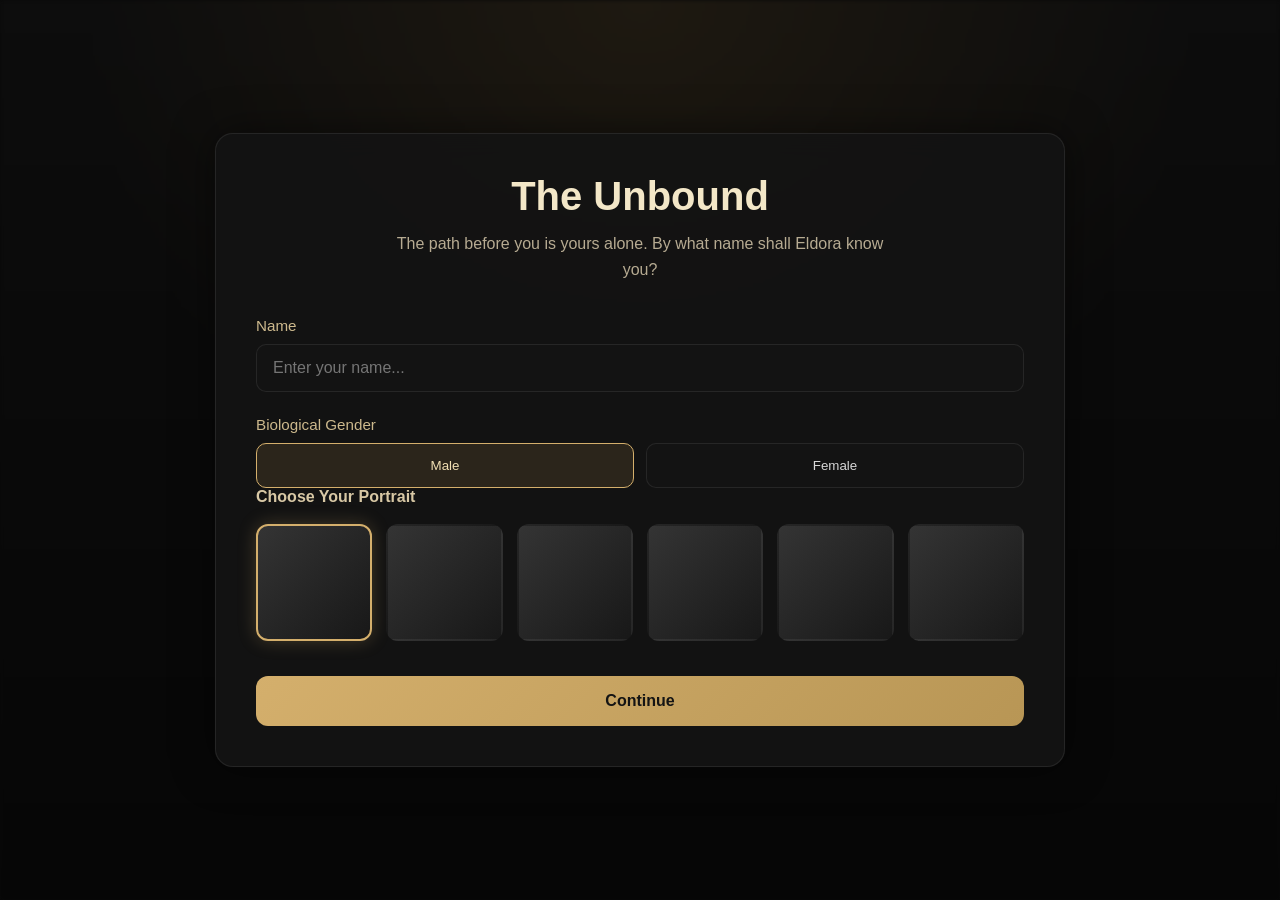
<file: test/index.html>
<!DOCTYPE html>
<html lang="en">

<head>
    <meta charset="UTF-8">
    <meta name="viewport" content="width=device-width, initial-scale=1.0">
    <title>Eldora - Identity</title>
    <link rel="stylesheet" href="style.css">
</head>

<body>

    <div class="background-overlay"></div>

    <main class="identity-modal">

        <div class="modal-header">
            <h1>The Unbound</h1>
            <p>
                The path before you is yours alone.
                By what name shall Eldora know you?
            </p>
        </div>

        <div class="form-section">

            <div class="input-group">
                <label for="character-name">Name</label>
                <input type="text" id="character-name" placeholder="Enter your name..." maxlength="20">
            </div>

            <div class="input-group">
                <label>Biological Gender</label>

                <div class="gender-options">

                    <button class="gender-btn selected">
                        Male
                    </button>

                    <button class="gender-btn">
                        Female
                    </button>

                </div>
            </div>

        </div>

        <div class="portrait-section">
            <h2>Choose Your Portrait</h2>

            <div class="portrait-grid">
                <div class="portrait selected"></div>
                <div class="portrait"></div>
                <div class="portrait"></div>
                <div class="portrait"></div>
                <div class="portrait"></div>
                <div class="portrait"></div>
            </div>
        </div>

        <div class="modal-footer">
            <button class="continue-btn">
                Continue
            </button>
        </div>

    </main>

</body>

</html>
</file>
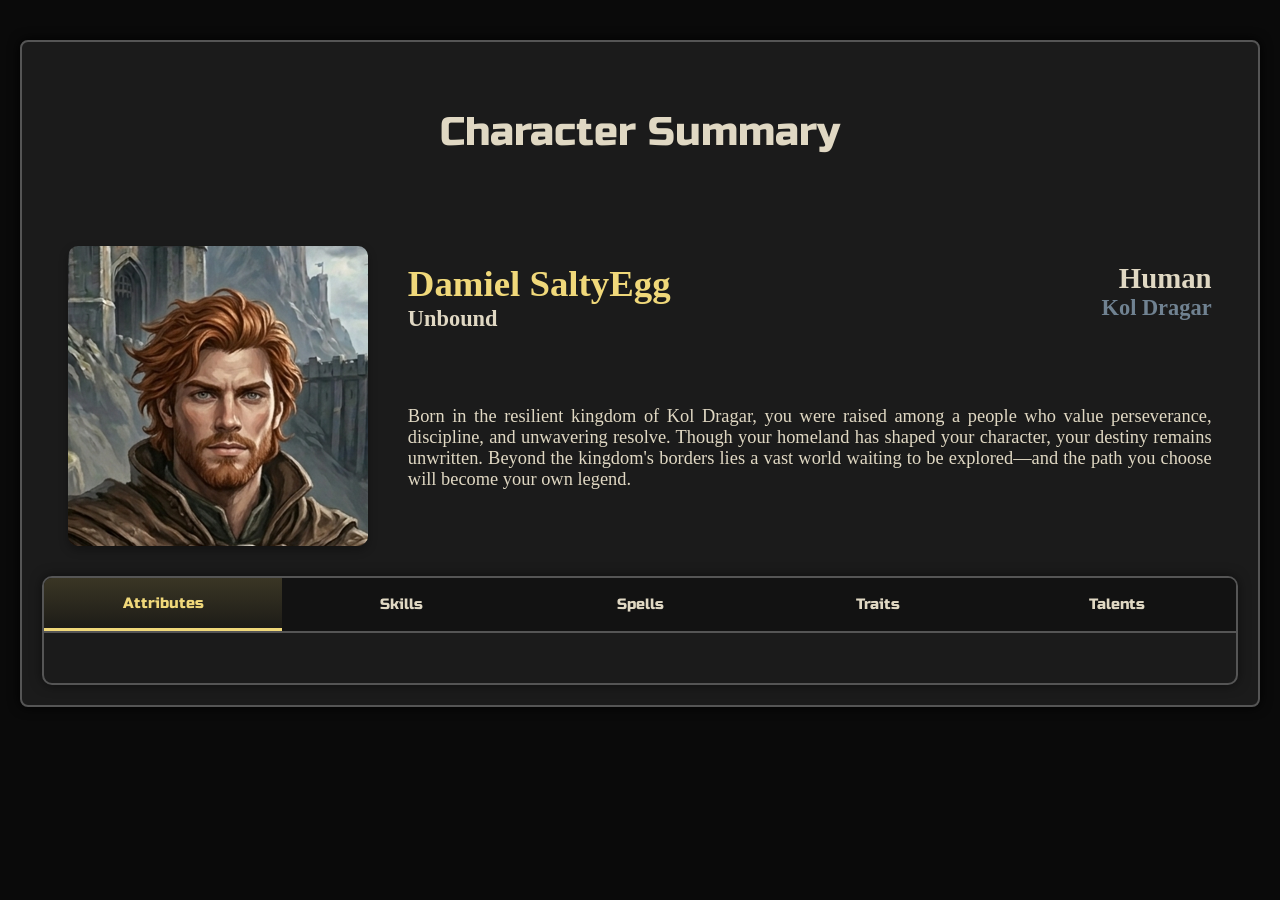
<file: myfrpg-character-summary.html>
<!DOCTYPE html>
<html lang="en">

<head>
    <meta charset="UTF-8" />
    <title>Master Your Fate RPG - Character Summary</title>
    <link rel="stylesheet" href="css/style-myfrpg.css" />
    <link rel="preconnect" href="https://fonts.googleapis.com">
    <link rel="preconnect" href="https://fonts.gstatic.com" crossorigin>
    <link href="https://fonts.googleapis.com/css2?family=Manufacturing+Consent&family=Russo+One&display=swap"
        rel="stylesheet">
</head>

<body class="all-other-pages">
    <main>
        <div class="mainSelect">

            <!-- Header Box -->
            <div class="headerBox">
                <h3 class="pageTitle space-bottom">Character Summary</h3>
            </div>
            <div class="main-section">
                <div class="player-image-container">
                    <img src="img/koldragar-male1.png" alt="Player Image">
                </div>
                <div class="player-main-info">
                    <div class="player-identity">
                        <div class="identity-box1">
                            <p class="player-name"><strong>Damiel SaltyEgg</strong>
                            <p>
                            <p class="player-title"><strong>Unbound</strong>
                            <p>
                        </div>
                        <div class="identity-box2">
                            <p class="player-race"><strong>Human</strong></p>
                            <p class="player-faction"><strong>Kol Dragar</strong></p>
                        </div>
                    </div>
                    <div class="player-short-origin">
                        <p class="origin-text">Born in the resilient kingdom of Kol Dragar, you were raised among a
                            people who value
                            perseverance,
                            discipline, and unwavering resolve. Though your homeland has shaped your character, your
                            destiny
                            remains unwritten. Beyond the kingdom's borders lies a vast world waiting to be explored—and
                            the
                            path you choose will become your own legend.</p>
                    </div>
                </div>

            </div>
            <div class="tab-container">

                <div class="tab-buttons">
                    <button class="tab-btn active" data-tab="stats">
                        Attributes
                    </button>

                    <button class="tab-btn" data-tab="skills">
                        Skills
                    </button>

                    <button class="tab-btn" data-tab="spells">
                        Spells
                    </button>

                    <button class="tab-btn" data-tab="traits">
                        Traits
                    </button>

                    <button class="tab-btn" data-tab="talents">
                        Talents
                    </button>

                </div>

                <div class="tab-content">

                    <div class="tab-panel active" id="stats">
                        <h2>Attributes</h2>
                        <p>Strength: 10</p>
                        <p>Agility: 12</p>
                        <p>Vitality: 11</p>
                    </div>

                    <div class="tab-panel" id="traits">
                        <h2>Traits</h2>
                        <p>Adaptive Mind</p>
                        <p>Human Ingenuity</p>
                    </div>

                    <div class="tab-panel" id="skills">
                        <h2>Skills</h2>
                        <p>Tracking</p>
                        <p>Quick Shot</p>
                    </div>

                    <div class="tab-panel" id="history">
                        <h2>Background</h2>
                        <p>
                            Born in the lands of Valenreach, this character has
                            survived countless hardships...
                        </p>
                    </div>

                </div>

            </div>

        </div>

        </div>
    </main>


    <script src="js/script-myfrpg.js"></script>

</body>

</html>
</file>
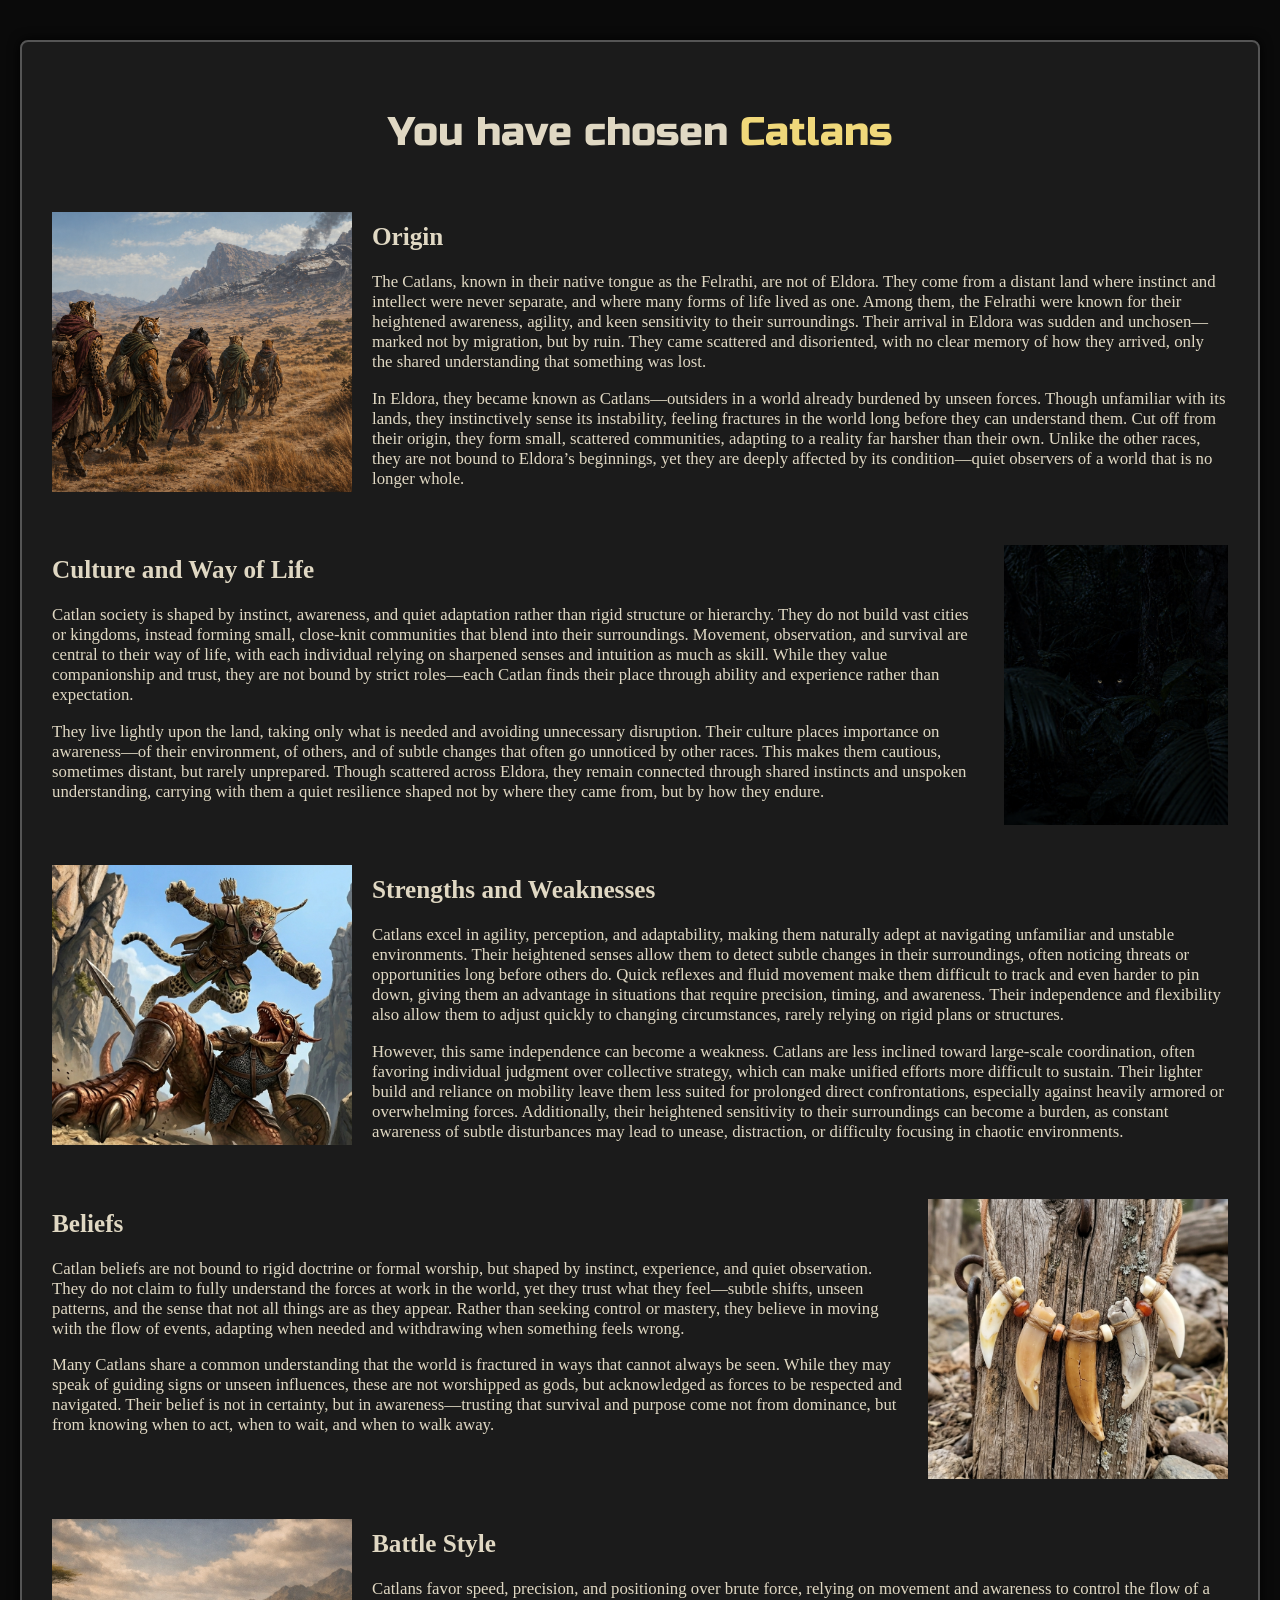
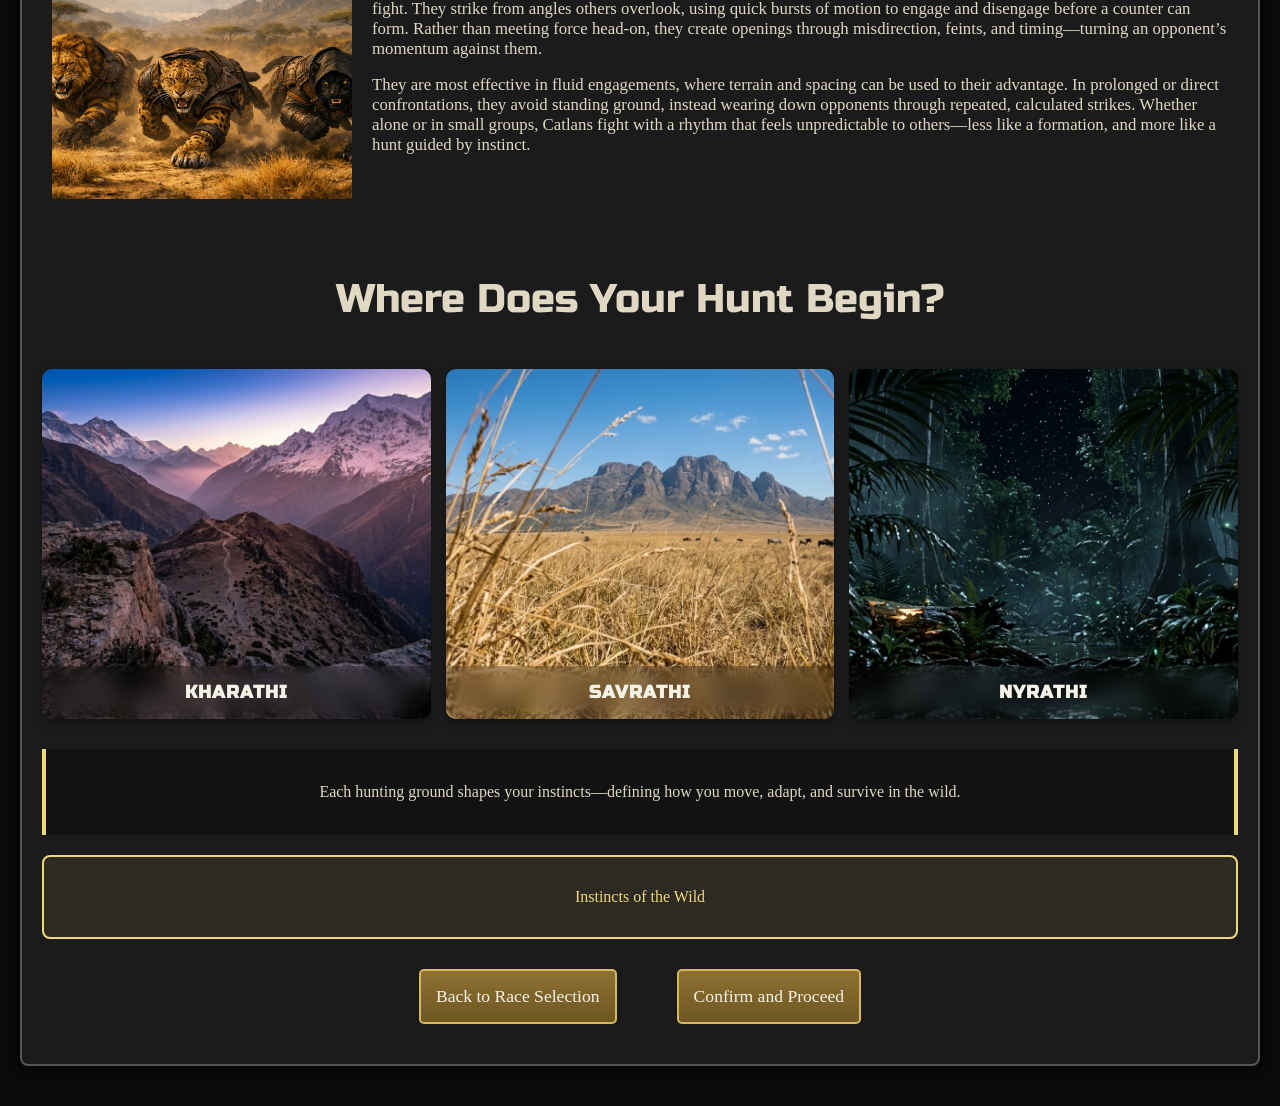
<file: myfrpg-race-select-catlans.html>
<!DOCTYPE html>
<html lang="en">

<head>
    <meta charset="UTF-8" />
    <title>Master Your Fate RPG - Race - Select - Catlan</title>
    <link rel="stylesheet" href="css/style-myfrpg.css" />
    <link rel="preconnect" href="https://fonts.googleapis.com">
    <link rel="preconnect" href="https://fonts.gstatic.com" crossorigin>
    <link href="https://fonts.googleapis.com/css2?family=Manufacturing+Consent&family=Russo+One&display=swap"
        rel="stylesheet">
</head>

<!-- CATLANS -->

<body class="all-other-pages">
    <main>
        <div class="mainSelect">
            <div class="headerBox">
                <h3 class="pageTitle">You have chosen <span>Catlans</span></h3>
            </div>

            <!-- Origin -->
            <div class="imageTextContainer">
                <div class="raceDescribeSection">
                    <img src="img/catlan-class-describe-origin.png" alt="Image A1">
                    <div class="raceDescribeText">
                        <h2>Origin</h2>
                        <p>The Catlans, known in their native tongue as the Felrathi, are not of Eldora. They come from
                            a distant land where instinct and intellect were never separate, and where many forms of
                            life lived as one. Among them, the Felrathi were known for their heightened awareness,
                            agility, and keen sensitivity to their surroundings. Their arrival in Eldora was sudden and
                            unchosen—marked not by migration, but by ruin. They came scattered and disoriented, with no
                            clear memory of how they arrived, only the shared understanding that something was lost.</p>

                        <p>In Eldora, they became known as Catlans—outsiders in a world already burdened by unseen
                            forces. Though unfamiliar with its lands, they instinctively sense its instability, feeling
                            fractures in the world long before they can understand them. Cut off from their origin, they
                            form small, scattered communities, adapting to a reality far harsher than their own. Unlike
                            the other races, they are not bound to Eldora’s beginnings, yet they are deeply affected by
                            its condition—quiet observers of a world that is no longer whole.</p>
                    </div>
                </div>

                <!-- Culture and Way of Life -->
                <div class="raceDescribeSection">
                    <img src="img/catlan-class-describe-culture.png" alt="Image A1" class="img900">
                    <div class="raceDescribeText">
                        <h2>Culture and Way of Life</h2>
                        <p>Catlan society is shaped by instinct, awareness, and quiet adaptation rather than rigid
                            structure or hierarchy. They do not build vast cities or kingdoms, instead forming small,
                            close-knit communities that blend into their surroundings. Movement, observation, and
                            survival are central to their way of life, with each individual relying on sharpened senses
                            and intuition as much as skill. While they value companionship and trust, they are not bound
                            by strict roles—each Catlan finds their place through ability and experience rather than
                            expectation.
                        </p>

                        <p>They live lightly upon the land, taking only what is needed and avoiding unnecessary
                            disruption. Their culture places importance on awareness—of their environment, of others,
                            and of subtle changes that often go unnoticed by other races. This makes them cautious,
                            sometimes distant, but rarely unprepared. Though scattered across Eldora, they remain
                            connected through shared instincts and unspoken understanding, carrying with them a quiet
                            resilience shaped not by where they came from, but by how they endure.</p>
                    </div>
                    <img src="img/catlan-class-describe-culture.png" alt="Image A1" class="imgReg">
                </div>

                <!-- Strengths and Weaknesses -->
                <div class="raceDescribeSection">
                    <img src="img/catlan-class-describe-strength-weakness.png" alt="Image A1">
                    <div class=" raceDescribeText">
                        <h2>Strengths and Weaknesses</h2>
                        <p>Catlans excel in agility, perception, and adaptability, making them naturally adept at
                            navigating unfamiliar and unstable environments. Their heightened senses allow them to
                            detect subtle changes in their surroundings, often noticing threats or opportunities long
                            before others do. Quick reflexes and fluid movement make them difficult to track and even
                            harder to pin down, giving them an advantage in situations that require precision, timing,
                            and awareness. Their independence and flexibility also allow them to adjust quickly to
                            changing circumstances, rarely relying on rigid plans or structures.</p>

                        <p>However, this same independence can become a weakness. Catlans are less inclined toward
                            large-scale coordination, often favoring individual judgment over collective strategy, which
                            can make unified efforts more difficult to sustain. Their lighter build and reliance on
                            mobility leave them less suited for prolonged direct confrontations, especially against
                            heavily armored or overwhelming forces. Additionally, their heightened sensitivity to their
                            surroundings can become a burden, as constant awareness of subtle disturbances may lead to
                            unease, distraction, or difficulty focusing in chaotic environments.</p>
                    </div>
                </div>

                <!-- Beliefs -->
                <div class="raceDescribeSection">
                    <img src="img/catlan-class-describe-beliefs.png" alt="Image A1" class="img900">
                    <div class="raceDescribeText">
                        <h2>Beliefs</h2>
                        <p>Catlan beliefs are not bound to rigid doctrine or formal worship, but shaped by instinct,
                            experience, and quiet observation. They do not claim to fully understand the forces at work
                            in the world, yet they trust what they feel—subtle shifts, unseen patterns, and the sense
                            that not all things are as they appear. Rather than seeking control or mastery, they believe
                            in moving with the flow of events, adapting when needed and withdrawing when something feels
                            wrong.</p>

                        <p>Many Catlans share a common understanding that the world is fractured in ways that cannot
                            always be seen. While they may speak of guiding signs or unseen influences, these are not
                            worshipped as gods, but acknowledged as forces to be respected and navigated. Their belief
                            is not in certainty, but in awareness—trusting that survival and purpose come not from
                            dominance, but from knowing when to act, when to wait, and when to walk away.</p>
                    </div>
                    <img src="img/catlan-class-describe-beliefs.png" alt="Image A1" class="imgReg">
                </div>

                <!-- Battle Style -->
                <div class="raceDescribeSection">
                    <img src="img/catlan-class-describe-battle-style.png" alt="Image A1">
                    <div class="raceDescribeText">
                        <h2>Battle Style</h2>
                        <p>Catlans favor speed, precision, and positioning over brute force, relying on movement and
                            awareness to control the flow of a fight. They strike from angles others overlook, using
                            quick bursts of motion to engage and disengage before a counter can form. Rather than
                            meeting force head-on, they create openings through misdirection, feints, and timing—turning
                            an opponent’s momentum against them.</p>

                        <p>They are most effective in fluid engagements, where terrain and spacing can be used to their
                            advantage. In prolonged or direct confrontations, they avoid standing ground, instead
                            wearing down opponents through repeated, calculated strikes. Whether alone or in small
                            groups, Catlans fight with a rhythm that feels unpredictable to others—less like a
                            formation, and more like a hunt guided by instinct.</p>
                    </div>
                </div>
            </div>

            <!--- Starting Zones --->
            <div class="headerBox headerBox2">
                <h3 class="pageTitle">Where Does Your Hunt Begin?</h3>
            </div>

            <!-- Starting Zones Images Container -->
            <div class="gallery-container-startingzones">

                <!-- Kharathi -->
                <div class="gallery-item gallery-item-startingzones lockSelect" data-faction="kharathi">
                    <div class="image-wrapper2">
                        <img src="" alt="Image of Kharathi Lineage">
                    </div>

                    <div class="image-name"></div>

                    <!-- Hidden text source -->
                    <div class="describe-main2 hidden centerText"></div>
                    <div class="describe-extra2 hidden">
                        <span class='racials'><strong></strong></span><br>
                    </div>
                </div>

                <!-- Savrathi -->
                <div class="gallery-item gallery-item-startingzones lockSelect" data-faction="savrathi">
                    <div class="image-wrapper2 ">
                        <img src="" alt="Image of Savrathi Lineage">
                    </div>

                    <div class="image-name"></div>

                    <!-- Hidden text source -->
                    <div class="describe-main2 hidden centerText"></div>
                    <div class="describe-extra2 hidden centerText">
                        <span class='racials'><strong></strong></span><br>
                    </div>
                </div>

                <!-- Nyrathi -->
                <div class="gallery-item gallery-item-startingzones lockSelect" data-faction="nyrathi">
                    <div class="image-wrapper2">
                        <img src="" alt="Image of Nyrathi Lineage">
                    </div>

                    <div class="image-name"></div>

                    <!-- Hidden text source -->
                    <div class="describe-main2 hidden centerText"></div>
                    <div class="describe-extra2 hidden">
                        <span class='racials'><strong></strong></span><br>
                    </div>
                </div>
            </div>

            <!-- Short Description -->
            <div class="catlansStartingGrounds gameText" id="shortDescriptionContainer">
                <p id="mainInfoText2" class="centerText">Each hunting ground shapes your instincts—defining how you
                    move, adapt, and survive in the wild.</p>
            </div>

            <!-- Traits -->
            <div class="extraInfo">
                <p id="extraInfoText2">Instincts of the Wild</p>
            </div>


            <!-- Back button and Confirm button -->
            <div id="standardBtnContainer">
                <button id="backBtn" class="confirmProceed">Back to Race Selection</button>
                <button id="confirmBtn" class="confirmProceed">Confirm and Proceed</button>
            </div>
        </div>
    </main>
    <!-- Modal for small screens -->
    <div id="mobileModal" class="modal">
        <div class="modal-content">
            <span class="close-btn">&times;</span>
            <div id="modalMainText"></div>
            <div id="modalExtraInfo"></div>
        </div>
    </div>
    </main>

    <script src="js/script-myfrpg-selectedrace.js"></script>
</body>

</html>
</file>
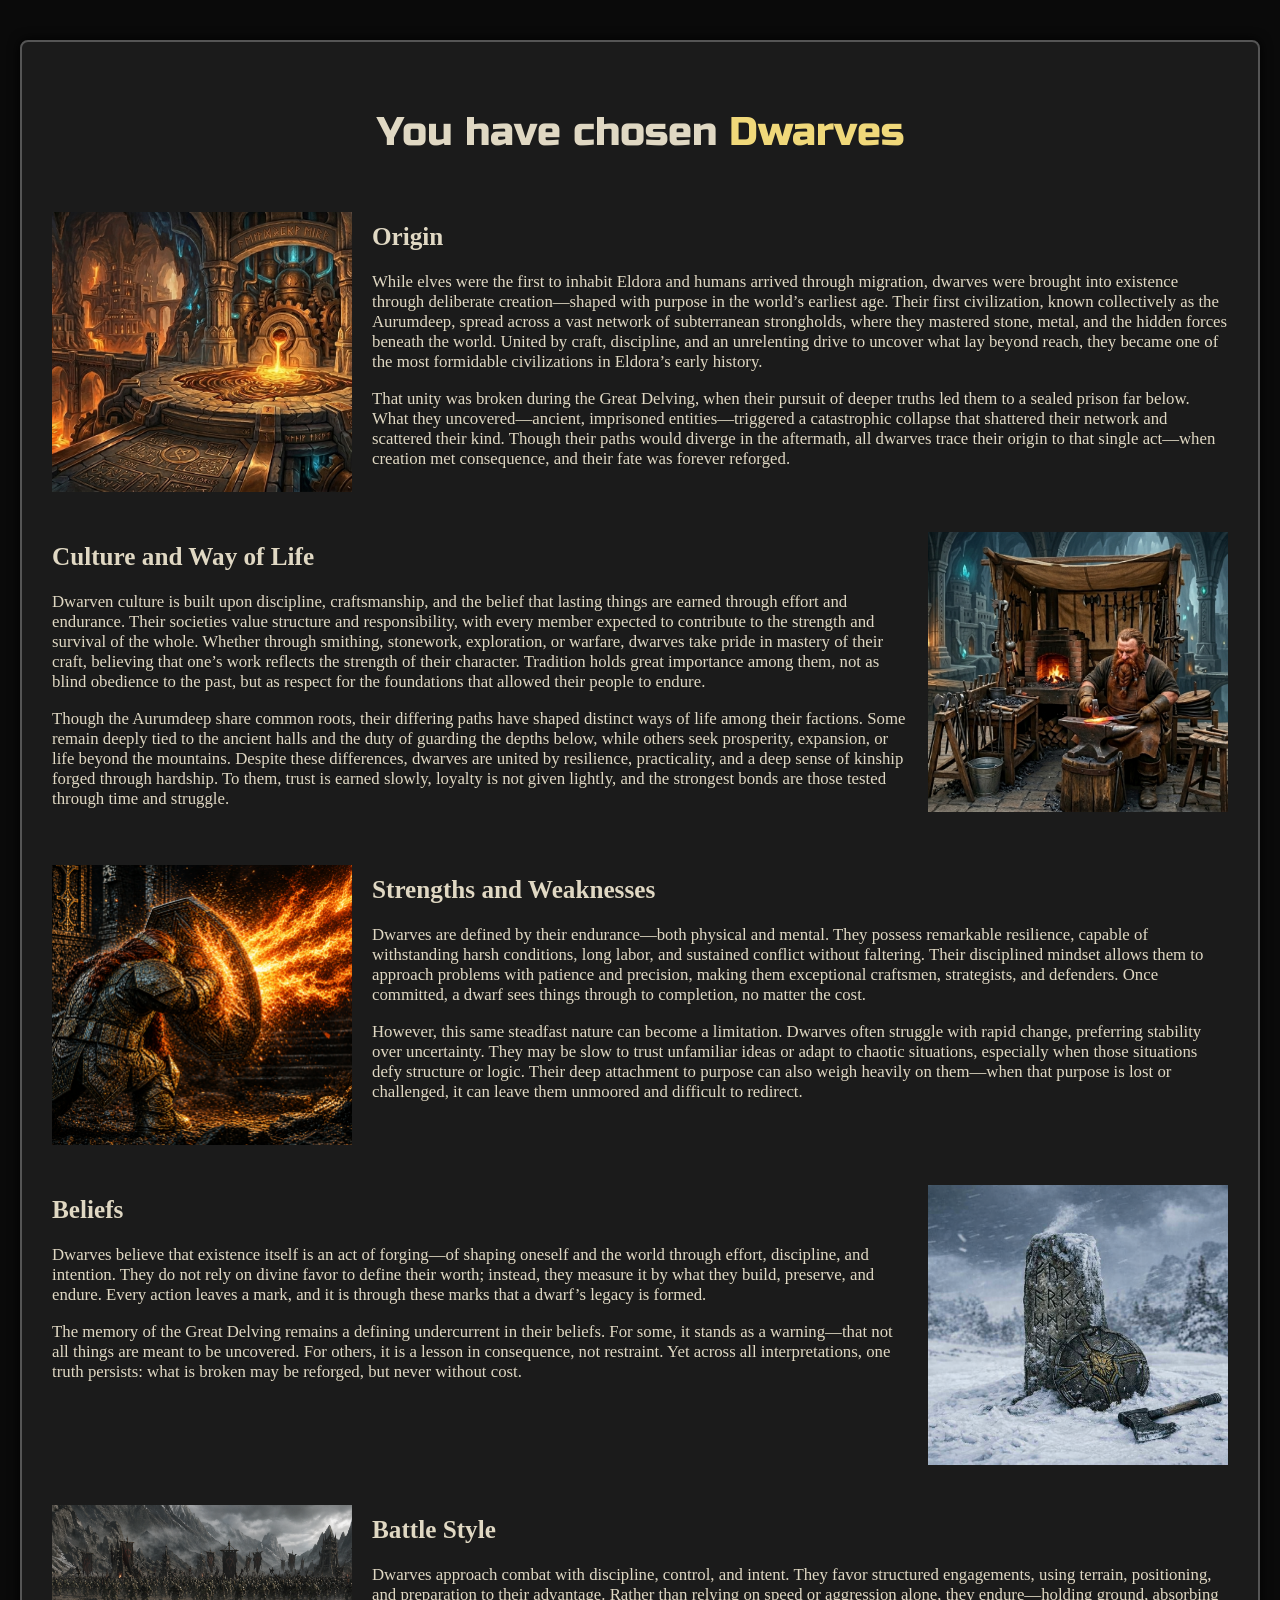
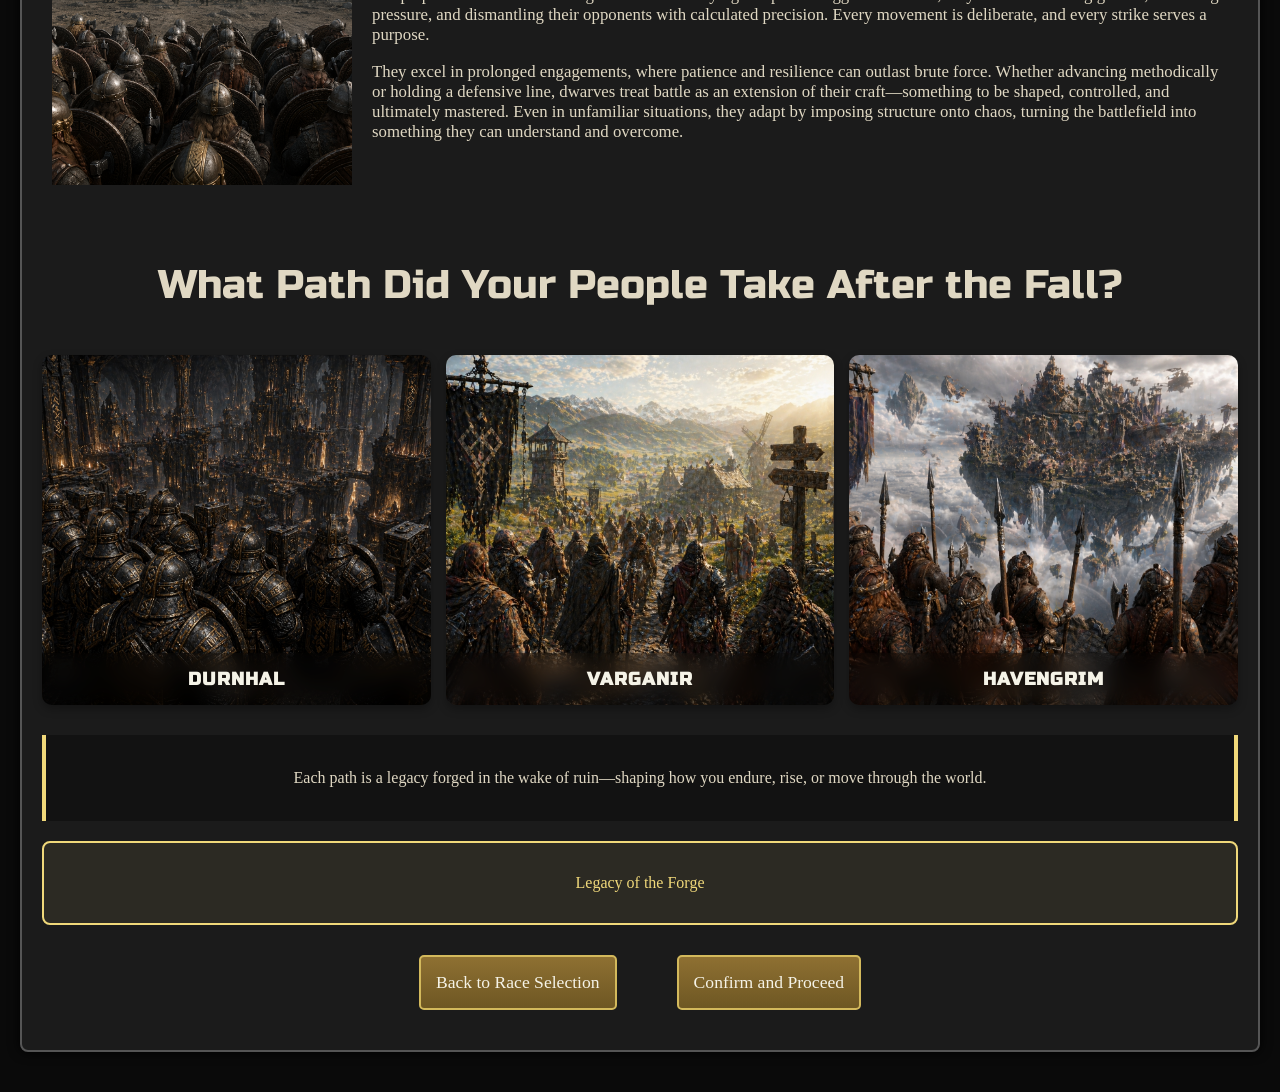
<file: myfrpg-race-select-dwarves.html>
<!DOCTYPE html>
<html lang="en">

<head>
    <meta charset="UTF-8" />
    <title>Master Your Fate RPG - Race - Select - Dwarves</title>
    <link rel="stylesheet" href="css/style-myfrpg.css" />
    <link rel="preconnect" href="https://fonts.googleapis.com">
    <link rel="preconnect" href="https://fonts.gstatic.com" crossorigin>
    <link href="https://fonts.googleapis.com/css2?family=Manufacturing+Consent&family=Russo+One&display=swap"
        rel="stylesheet">
</head>

<!-- DWARVES -->

<body class="all-other-pages">
    <main>
        <div class="mainSelect">
            <div class="headerBox">
                <h3 class="pageTitle">You have chosen <span>Dwarves</span></h3>
            </div>

            <!-- Origin -->
            <div class="imageTextContainer">
                <div class="raceDescribeSection">
                    <img src="img/dwarf-class-describe-origin.png" alt="Image A1">
                    <div class="raceDescribeText">
                        <h2>Origin</h2>
                        <p>While elves were the first to inhabit Eldora and humans arrived through migration, dwarves
                            were brought into existence through deliberate creation—shaped with purpose in the world’s
                            earliest age. Their first civilization, known collectively as the Aurumdeep, spread across a
                            vast network of subterranean strongholds, where they mastered stone, metal, and the hidden
                            forces beneath the world. United by craft, discipline, and an unrelenting drive to uncover
                            what lay beyond reach, they became one of the most formidable civilizations in Eldora’s
                            early history.</p>

                        <p>That unity was broken during the Great Delving, when their pursuit of deeper truths led them
                            to a sealed prison far below. What they uncovered—ancient, imprisoned entities—triggered a
                            catastrophic collapse that shattered their network and scattered their kind. Though their
                            paths would diverge in the aftermath, all dwarves trace their origin to that single act—when
                            creation met consequence, and their fate was forever reforged.</p>
                    </div>
                </div>

                <!-- Culture and Way of Life -->
                <div class="raceDescribeSection">
                    <img src="img/dwarf-class-describe-culture.png" alt="Image A1" class="img900">
                    <div class="raceDescribeText">
                        <h2>Culture and Way of Life</h2>
                        <p>Dwarven culture is built upon discipline, craftsmanship, and the belief that lasting things
                            are earned through effort and endurance. Their societies value structure and responsibility,
                            with every member expected to contribute to the strength and survival of the whole. Whether
                            through smithing, stonework, exploration, or warfare, dwarves take pride in mastery of their
                            craft, believing that one’s work reflects the strength of their character. Tradition holds
                            great importance among them, not as blind obedience to the past, but as respect for the
                            foundations that allowed their people to endure.</p>

                        <p>Though the Aurumdeep share common roots, their differing paths have shaped distinct ways of
                            life among their factions. Some remain deeply tied to the ancient halls and the duty of
                            guarding the depths below, while others seek prosperity, expansion, or life beyond the
                            mountains. Despite these differences, dwarves are united by resilience, practicality, and a
                            deep sense of kinship forged through hardship. To them, trust is earned slowly, loyalty is
                            not given lightly, and the strongest bonds are those tested through time and struggle.</p>
                    </div>
                    <img src="img/dwarf-class-describe-culture.png" alt="Image A1" class="imgReg">
                </div>

                <!-- Strengths and Weaknesses -->
                <div class="raceDescribeSection">
                    <img src="img/dwarf-class-describe-strength-weakness.png" alt="Image A1">
                    <div class=" raceDescribeText">
                        <h2>Strengths and Weaknesses</h2>
                        <p>Dwarves are defined by their endurance—both physical and mental. They possess remarkable
                            resilience, capable of withstanding harsh conditions, long labor, and sustained conflict
                            without faltering. Their disciplined mindset allows them to approach problems with patience
                            and precision, making them exceptional craftsmen, strategists, and defenders. Once
                            committed, a dwarf sees things through to completion, no matter the cost.</p>

                        <p>However, this same steadfast nature can become a limitation. Dwarves often struggle with
                            rapid change, preferring stability over uncertainty. They may be slow to trust unfamiliar
                            ideas or adapt to chaotic situations, especially when those situations defy structure or
                            logic. Their deep attachment to purpose can also weigh heavily on them—when that purpose is
                            lost or challenged, it can leave them unmoored and difficult to redirect.</p>
                    </div>
                </div>

                <!-- Beliefs -->
                <div class="raceDescribeSection">
                    <img src="img/dwarf-class-describe-beliefs.png" alt="Image A1" class="img900">
                    <div class="raceDescribeText">
                        <h2>Beliefs</h2>
                        <p>Dwarves believe that existence itself is an act of forging—of shaping oneself and the world
                            through effort, discipline, and intention. They do not rely on divine favor to define their
                            worth; instead, they measure it by what they build, preserve, and endure. Every action
                            leaves a mark, and it is through these marks that a dwarf’s legacy is formed.</p>

                        <p>The memory of the Great Delving remains a defining undercurrent in their beliefs. For some,
                            it stands as a warning—that not all things are meant to be uncovered. For others, it is a
                            lesson in consequence, not restraint. Yet across all interpretations, one truth persists:
                            what is broken may be reforged, but never without cost.</p>
                    </div>
                    <img src="img/dwarf-class-describe-beliefs.png" alt="Image A1" class="imgReg">
                </div>

                <!-- Battle Style -->
                <div class="raceDescribeSection">
                    <img src="img/dwarf-class-describe-battle-style.png" alt="Image A1">
                    <div class="raceDescribeText">
                        <h2>Battle Style</h2>
                        <p>Dwarves approach combat with discipline, control, and intent. They favor structured
                            engagements, using terrain, positioning, and preparation to their advantage. Rather than
                            relying on speed or aggression alone, they endure—holding ground, absorbing pressure, and
                            dismantling their opponents with calculated precision. Every movement is deliberate, and
                            every strike serves a purpose.</p>

                        <p>They excel in prolonged engagements, where patience and resilience can outlast brute force.
                            Whether advancing methodically or holding a defensive line, dwarves treat battle as an
                            extension of their craft—something to be shaped, controlled, and ultimately mastered. Even
                            in unfamiliar situations, they adapt by imposing structure onto chaos, turning the
                            battlefield into something they can understand and overcome.</p>
                    </div>
                </div>
            </div>

            <!--- Starting Zones --->
            <div class="headerBox headerBox2">
                <h3 class="pageTitle">What Path Did Your People Take After the Fall?</h3>
            </div>

            <!-- Starting Zones Images Container -->
            <div class="gallery-container-startingzones">

                <!-- Durnhal -->
                <div class="gallery-item gallery-item-startingzones lockSelect" data-faction="durnhal">
                    <div class="image-wrapper2">
                        <img src="" alt="Image of Durnhal Lineage">
                    </div>

                    <div class="image-name"></div>

                    <!-- Hidden text source -->
                    <div class="describe-main2 hidden centerText"></div>
                    <div class="describe-extra2 hidden centerText">
                        <span class='racials'><strong></strong></span><br>
                    </div>
                </div>

                <!-- Varganir -->
                <div class="gallery-item gallery-item-startingzones lockSelect" data-faction="varganir">
                    <div class="image-wrapper2 ">
                        <img src="" alt="Image of Varganir Lineage">
                    </div>

                    <div class="image-name"></div>

                    <!-- Hidden text source -->
                    <div class="describe-main2 hidden centerText"></div>
                    <div class="describe-extra2 hidden">
                        <span class='racials'><strong></strong></span><br>
                    </div>
                </div>

                <!-- Havengrim -->
                <div class="gallery-item gallery-item-startingzones lockSelect" data-faction="havengrim">
                    <div class="image-wrapper2">
                        <img src="" alt="Image of Havengrim Lineage">
                    </div>

                    <div class="image-name"></div>

                    <!-- Hidden text source -->
                    <div class="describe-main2 hidden centerText"></div>
                    <div class="describe-extra2 hidden">
                        <span class='racials'><strong></strong></span><br>
                    </div>
                </div>
            </div>

            <!-- Short Description -->
            <div class="dwarvesStartingLegacy gameText" id="shortDescriptionContainer">
                <p id="mainInfoText2" class="centerText">Each path is a legacy forged in the wake of ruin—shaping how
                    you endure, rise, or move through the world.</p>
            </div>

            <!-- Traits -->
            <div class="extraInfo">
                <p id="extraInfoText2">Legacy of the Forge</p>
            </div>


            <!-- Back button and Confirm button -->
            <div id="standardBtnContainer">
                <button id="backBtn" class="confirmProceed">Back to Race Selection</button>
                <button id="confirmBtn" class="confirmProceed">Confirm and Proceed</button>
            </div>
        </div>
    </main>
    <!-- Modal for small screens -->
    <div id="mobileModal" class="modal">
        <div class="modal-content">
            <span class="close-btn">&times;</span>
            <div id="modalMainText"></div>
            <div id="modalExtraInfo"></div>
        </div>
    </div>
    </main>

    <script src="js/script-myfrpg-selectedrace.js"></script>
</body>

</html>
</file>
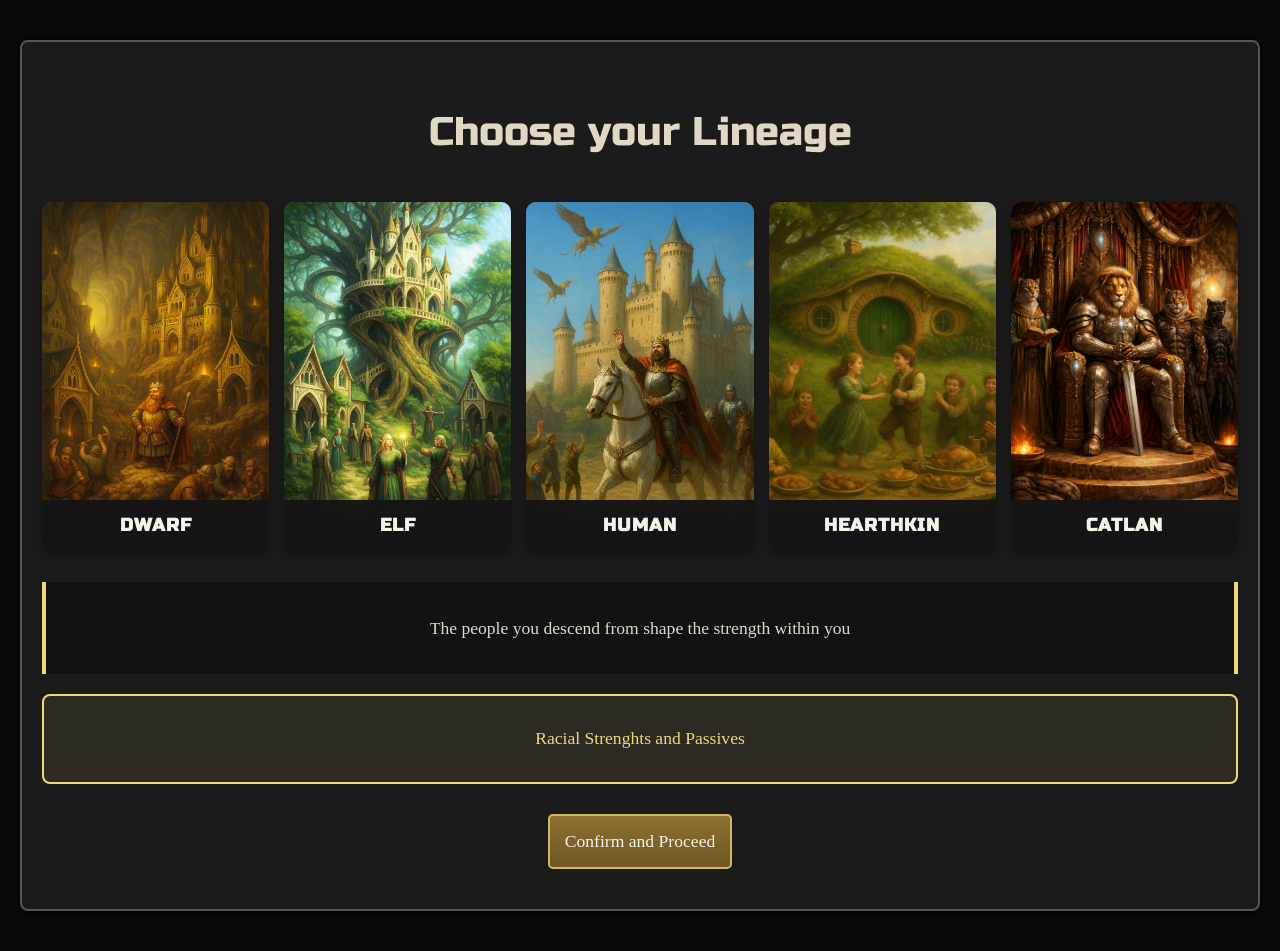
<file: myfrpg-race-select.html>
<!DOCTYPE html>
<html lang="en">

<head>
    <meta charset="UTF-8" />
    <title>Master Your Fate RPG - Race Select</title>
    <link rel="stylesheet" href="css/style-myfrpg.css" />
    <link rel="preconnect" href="https://fonts.googleapis.com">
    <link rel="preconnect" href="https://fonts.gstatic.com" crossorigin>
    <link href="https://fonts.googleapis.com/css2?family=Manufacturing+Consent&family=Russo+One&display=swap"
        rel="stylesheet">
</head>

<body class="all-other-pages">
    <main>
        <div class="mainSelect">
            <div class="headerBox">
                <h3 class="pageTitle">Choose your Lineage</h3>
            </div>

            <!-- Races Images Container -->
            <div class="gallery-container">

                <!-- Dwarves -->
                <div class="gallery-item lockSelect" data-race="dwarf">
                    <div class="image-wrapper">
                        <img src="img/dwarf-kingdom.png" alt="Image A1">
                        <img src="img/dwarf-battle.png" alt="Image B1">
                        <img src="img/dwarf-battle.png" alt="Image C1">
                    </div>

                    <div class="image-name"></div>

                    <!-- Hidden text source -->
                    <div class="describe-main hidden"></div>
                    <div class="describe-extra hidden">
                        <span class='racials'><strong></strong></span><br>
                        <span class='racials'><strong></strong></span><br>
                        <span class='racials'><strong></strong></span><span>
                    </div>
                </div>

                <!-- Elves -->
                <div class="gallery-item lockSelect" data-race="elf">
                    <div class="image-wrapper">
                        <img src="" alt="Image of an Elf Kingdom">
                        <img src="" alt="Image of Elves in Battle">
                        <img src="" alt="Image of Elves in Battle">
                    </div>

                    <div class="image-name"></div>

                    <!-- Hidden text source -->
                    <div class="describe-main hidden"></div>
                    <div class="describe-extra hidden">
                        <span class='racials'><strong></strong></span><br>
                        <span class='racials'><strong></strong></span><br>
                        <span class='racials'><strong></strong></span><span>
                    </div>
                </div>

                <!-- Humans -->
                <div class="gallery-item lockSelect" data-race="human">
                    <div class="image-wrapper">
                        <img src="" alt="Image of a Human Kingdom">
                        <img src="" alt="Image of Humans in Battle">
                        <img src="" alt="Image of Humans in Battle">
                    </div>

                    <div class="image-name"></div>

                    <!-- Hidden text source -->
                    <div class="describe-main hidden"></div>
                    <div class="describe-extra hidden">
                        <span class='racials'><strong></strong></span><br>
                        <span class='racials'><strong></strong></span><br>
                        <span class='racials'><strong></strong></span><span>
                    </div>
                </div>

                <!-- Hearthkin -->
                <div class="gallery-item lockSelect" data-race="hearthkin">
                    <div class="image-wrapper">
                        <img src="" alt="Image of a Hearthkin Village">
                        <img src="" alt="Image of Hearthkin in Battle">
                        <img src="" alt="Image of Hearthkin in Battle">
                    </div>

                    <div class="image-name"></div>

                    <!-- Hidden text source -->
                    <div class="describe-main hidden"></div>
                    <div class="describe-extra hidden">
                        <span class='racials'><strong></strong></span><br>
                        <span class='racials'><strong></strong></span><br>
                        <span class='racials'><strong></strong></span><span>
                    </div>
                </div>

                <!-- Catlans -->
                <div class="gallery-item lockSelect" data-race="catlan">
                    <div class="image-wrapper">
                        <img src="" alt="Image of a Catlan Kingdom">
                        <img src="" alt="Image of Catlans in Battle">
                        <img src="" alt="Image of Catlans in Battle">
                    </div>

                    <div class="image-name"></div>

                    <!-- Hidden text source -->
                    <div class="describe-main hidden"></div>
                    <div class="describe-extra hidden">
                        <span class='racials'><strong></strong></span><br>
                        <span class='racials'><strong></strong></span><br>
                        <span class='racials'><strong></strong></span><span>
                    </div>
                </div>
            </div>


            <!-- Info Text Containers -->
            <div class="gameText" id="shortDescriptionContainer">
                <p id="mainInfoText" class="centerText textInfo">The people you descend from shape the strength
                    within
                    you</p>
            </div>
            <!-- Racial Bonuses Containers -->
            <div class="extraInfo">
                <p id="extraInfoText" class="textInfo">Racial Strenghts and Passives</p>
            </div>

            <!-- Only one button visible for intro -->
            <div id="standardBtnContainer">
                <button id="confirmBtn" class="confirmProceed">Confirm and Proceed</button>
            </div>
        </div>
    </main>
    <!-- Modal for small screens -->
    <div id="mobileModal" class="modal">
        <div class="modal-content">
            <span class="close-btn">&times;</span>
            <div id="modalMainText"></div>
            <div id="modalExtraInfo"></div>
            <button id="confirmNext" class="confirmProceed">Confirm and Proceed</button>
        </div>
    </div>

    <script src="js/script-myfrpg.js"></script>

</body>

</html>
</file>
<file: test/style.css>
/* =========================
   RESET
========================= */

* {
    margin: 0;
    padding: 0;
    box-sizing: border-box;
}

body {
    min-height: 100vh;
    font-family: "Segoe UI", sans-serif;
    background: #090909;
    color: #e5dcc7;
    display: flex;
    justify-content: center;
    align-items: center;
    overflow: hidden;
}

/* =========================
   BACKGROUND
========================= */

.background-overlay {
    position: fixed;
    inset: 0;

    background:
        radial-gradient(circle at top,
            rgba(128, 95, 40, 0.15),
            transparent 50%),
        linear-gradient(to bottom,
            #0d0d0d,
            #060606);

    filter: blur(2px);
}

/* =========================
   MODAL
========================= */

.identity-modal {
    position: relative;
    z-index: 10;

    width: 90%;
    max-width: 850px;

    background: rgba(20, 20, 20, 0.95);

    border: 1px solid rgba(255, 255, 255, 0.08);

    border-radius: 18px;

    padding: 40px;

    backdrop-filter: blur(12px);

    box-shadow:
        0 0 40px rgba(0, 0, 0, .5),
        0 0 1px rgba(255, 255, 255, .1);
}

/* =========================
   HEADER
========================= */

.modal-header {
    text-align: center;
    margin-bottom: 35px;
}

.modal-header h1 {
    font-size: 2.5rem;
    font-weight: 600;
    margin-bottom: 12px;

    color: #f3e7c7;
}

.modal-header p {
    color: #b7ab92;
    line-height: 1.6;
    max-width: 500px;
    margin: auto;
}

/* =========================
   PORTRAITS
========================= */

.portrait-section h2 {
    margin-bottom: 18px;
    font-size: 1rem;
    color: #d8c8a5;
}

.portrait-grid {
    display: grid;

    grid-template-columns:
        repeat(auto-fit, minmax(90px, 1fr));

    gap: 14px;

    margin-bottom: 30px;
}

.portrait {
    aspect-ratio: 1;

    border-radius: 12px;

    background:
        linear-gradient(135deg,
            #343434,
            #181818);

    border: 2px solid transparent;

    cursor: pointer;

    transition: .25s ease;
}

.portrait:hover {
    transform: translateY(-3px);

    border-color: #b89655;
}

.portrait.selected {
    border-color: #d4af6c;

    box-shadow:
        0 0 18px rgba(212, 175, 108, .25);
}

/* =========================
   FORM
========================= */

.form-section {
    display: flex;
    flex-direction: column;
    gap: 24px;
}

.input-group {
    display: flex;
    flex-direction: column;
}

.input-group label {
    margin-bottom: 10px;

    color: #cdb98d;

    font-size: .95rem;
}

input {
    padding: 14px 16px;

    border-radius: 10px;

    border: 1px solid rgba(255, 255, 255, .08);

    background: #131313;

    color: white;

    font-size: 1rem;

    outline: none;

    transition: .25s;
}

input:focus {
    border-color: #b89655;
}

/* =========================
   GENDER
========================= */

.gender-options {
    display: flex;
    gap: 12px;
}

.gender-btn {
    flex: 1;

    padding: 14px;

    border-radius: 10px;

    border: 1px solid rgba(255, 255, 255, .08);

    background: #131313;

    color: #d6d6d6;

    cursor: pointer;

    transition: .25s ease;
}

.gender-btn:hover {
    border-color: #b89655;
}

.gender-btn.selected {
    background: rgba(184, 150, 85, .15);

    border-color: #d4af6c;

    color: #f1dfb3;
}

/* =========================
   FOOTER
========================= */

.modal-footer {
    margin-top: 35px;
}

.continue-btn {
    width: 100%;

    padding: 16px;

    border: none;

    border-radius: 12px;

    background:
        linear-gradient(135deg,
            #d4af6c,
            #b89655);

    color: #141414;

    font-size: 1rem;
    font-weight: 700;

    cursor: pointer;

    transition: .25s ease;
}

.continue-btn:hover {
    transform: translateY(-2px);

    filter: brightness(1.05);
}
</file>
<file: css/style-myfrpg.css>
/* =========================================================
   GLOBAL STYLES (Shared across all pages)
   ========================================================= */
* {
  box-sizing: border-box;
}

body {
  background-color: #0a0a0a;
  font-family: 'Georgia', serif;
  margin: 0;
  padding: 0;
  color: #e0d8c3;
  opacity: 0;
}

.all-other-pages {
  transition: opacity 0.3s ease;
}

.title-page-only {
  opacity: 0;
  transition: opacity 1.5s ease;
}

body.loaded {
  opacity: 1;
}

main {
  display: flex;
  justify-content: center;
  padding: 40px 20px;
}

a {
  text-decoration: none;
}

.mainSelect {
  max-width: 1500px;
  width: 100%;
  background-color: #1b1b1b;
  padding: 20px;
  border: 2px solid #555;
  border-radius: 8px;
  box-shadow: 0 0 12px #000;
}

.headerBox {
  text-align: center;
  margin-bottom: 20px;
}

.headerBox2 {
  margin-top: -70px;
}

.pageTitle {
  line-height: 1.5;
  color: #e0d8c3;
  font-size: 2.5rem;
  font-family: "Russo One", sans-serif;
  font-weight: 400;
  font-style: normal;
}

.pageTitle span {
  color: #f0d87a;
}

.gameText {
  background-color: #121212;
  margin-top: 30px;
  padding: 15px;
  border-left: 4px solid #f0d87a;
  border-right: 4px solid #f0d87a;
  line-height: 1.5;
  color: #e0d8c3;
  font-size: 1rem;
  text-align: center;
  transition: opacity 0.3s ease, transform 0.3s ease;
  opacity: 1;
  transform: translateY(0);
}

.centerText {
  text-align: center;
}

/* Hidden elements */
.hidden {
  display: none !important;
}

.yellow {
  color: #f0d87a;
}

.cool-blue {
  color: #7A92F0;
}

.bigger {
  font-size: 1.3em;
}


/* =========================================================
   START SCREEN (myfrpg-start.html)
   ========================================================= */
#landingPage {
  max-width: 1200px;
  width: 100%;
  background-color: #1b1b1b;
  padding: 20px;
  border: 2px solid #555;
  border-radius: 8px;
  box-shadow: 0 0 12px #000;
}

/* Stats (hidden on intro) */
#stats {
  background-color: #222;
  border: 1px solid #555;
  padding: 10px;
  margin-bottom: 10px;
  display: none;
  /* set display to flex to display stats box */
  justify-content: space-around;
  font-weight: bold;
}

.stat {
  color: #f0d87a;
}

/* Intro Button */
#standardBtnContainer {
  display: flex;
  justify-content: center;
  margin-bottom: 20px;
}

#standardBtnContainer button,
#mobileModal button {
  background: linear-gradient(to bottom, #8e7032, #6e5723);
  border: 2px solid #d3b95c;
  color: #f5f3e7;
  padding: 15px 15px;
  margin-top: 30px;
  margin-left: 30px;
  margin-right: 30px;
  font-size: 1.1em;
  cursor: pointer;
  font-family: 'Georgia', serif;
  border-radius: 5px;
  text-decoration: none;
  transition: transform 0.3s ease-in-out;
}

#standardBtnContainer button a {
  padding: 12px 30px;
}

#standardBtnContainer button:hover,
#mobileModal button:hover {
  background: linear-gradient(to bottom, #a07d3a, #7e652b);
  transform: scale(1.05);
}

#createCharacterBtn a,
#confirmBtn a {
  color: #f5f3e7;
}

/* Controls (hidden initially) */
#controls {
  display: none;
  /* set display to flex to display buttons */
  flex-direction: column;
  gap: 10px;
  margin-bottom: 15px;
}

/* Monster Stats */
#monsterStats {
  background-color: #3b0d0d;
  border: 1px solid #c40b0b;
  padding: 10px;
  margin-bottom: 15px;
  color: #f5c6c6;
}

/* Image Placeholder */
#imageContainer img {
  max-height: 100%;
  max-width: 100%;
  object-fit: contain;
}


/* =========================================================
   RACE SELECT SCREEN (myfrpg-race-select.html)
   ========================================================= */

/* Slideshow container */
.slideshow-container {
  max-height: 80%;
  max-width: 85%;
  position: relative;
  margin: auto;
  overflow: hidden;
}

.slide-wrapper {
  display: flex;
  align-items: center;
  justify-content: center;
  position: relative;
  max-width: 550px;
  margin: 0 auto;
}

/* Hide the images by default */
.mySlides {
  display: none;
  width: 100%;
  text-align: center;
}

/* Resize and align images properly */
.characterImage {
  max-width: 100%;
  height: auto;
  display: block;
}

/* Limit champion image size on stats page */
#statsPage .characterImage {
  max-width: 300px;
  /* or whatever size looks good */
  height: auto;
  margin: 0 auto;
  /* center the image */
  display: block;
}

/* Arrow styling */
.prev,
.next {
  position: relative;
  /* relative to the wrapper */
  top: 0;
  transform: none;
  font-size: 2rem;
  background-color: transparent;
  color: white;
  padding: 10px;
  cursor: pointer;
  user-select: none;
  z-index: 1;
}

.prev:hover,
.next:hover {
  background-color: rgba(0, 0, 0, 0.6);
  border-radius: 4px;
}

/* The dots/bullets/indicators */
.slider-info-bar {
  display: flex;
  justify-content: space-between;
  align-items: center;
  margin: 10px auto 20px auto;
  width: 85%;
}

.slider-dots {
  display: flex;
  gap: 8px;
}

.dot {
  cursor: pointer;
  height: 15px;
  width: 15px;
  background-color: #bbb;
  border-radius: 50%;
  display: inline-block;
  transition: background-color 0.6s ease;
}

.active,
.dot:hover {
  background-color: #d3b95c;
}

.class-name {
  font-size: 1.5rem;
  font-weight: bold;
  font-family: "Russo One", sans-serif;
  color: #d3b95c;
  letter-spacing: 2px;
}

/* Fading animation */
.fade {
  animation-name: fade;
  animation-duration: 1.5s;
}

@keyframes fade {
  from {
    opacity: .4;
  }

  to {
    opacity: 1;
  }
}

/* Gender and Race selection */
.character-options {
  display: flex;
  flex-direction: column;
  align-items: center;
  margin-top: 30px;
}

.genderSelect {
  display: flex;
  justify-content: center;
  gap: 20px;
  margin-bottom: 20px;
}

.genderSelect label {
  font-size: 1.6rem;
  cursor: pointer;
  font-family: "Russo One", sans-serif;
  color: #f0d87a;
}


/* Class description highlight */
.class-describe {
  font-size: 1.1rem;
  font-family: "Russo One", sans-serif;
  color: #d3b95c;
}

/* =========================================================
   CLASS SELECT SCREEN (myfrpg-class-select.html)
   ========================================================= */
#characterStats {
  max-width: 1200px;
  width: 100%;
  background-color: #1b1b1b;
  padding: 20px;
  border: 2px solid #555;
  border-radius: 8px;
  box-shadow: 0 0 12px #000;
}

/* Make stats section a flex container */
.imageTextContainer {
  display: flex;
  align-items: flex-start;
  flex-direction: column;
  /* align items at the top */
  gap: 20px;
  /* space between image and text */
}

.raceDescribeSection {
  display: flex;
  align-items: flex-start;
  /* align items at the top */
  gap: 20px;
  /* space between image and text */
  margin: 10px;
}

.imageTextContainer .raceDescribeSection img {
  max-width: 300px;
  max-height: 300px;
  /* adjust as needed */
  height: 280px;
  width: auto;
  display: block;
  object-fit: cover;
}

.raceDescribeText {
  flex: 1;
  /* expands to fill space */
  text-align: left;
  /* ensure text aligns left */
  font-size: 1.05rem;
  margin-top: -10px;
}

.imageTextContainer div:nth-child(5) {
  margin-bottom: 100px;
}

/* Limit champion image size */
#statsPage .characterImage {
  max-width: 250px;
  /* adjust as needed */
  height: auto;
  display: block;
}

/* Make description take remaining space */
#classDescribe {
  flex: 1;
  /* expands to fill space */
  text-align: left;
  /* ensure text aligns left */
}

/* =========================================================
   GALLERY STYLE (myfrpg-race-select.html)
   ========================================================= */
.gallery-container {
  width: 100%;
  max-width: 1500px;
  display: flex;
  flex-wrap: wrap;
  gap: 15px;
  justify-content: center;
}

.gallery-item {
  width: 100%;
  height: 400px;
  position: relative;
  overflow: hidden;
  border-radius: 10px;
  cursor: pointer;
  box-shadow: 0 4px 10px rgba(0, 0, 0, 0.3);
  transition: transform .3s ease;
}

.imageTextContainer .raceDescribeSection .img900 {
  display: none;
}


/* ======================== RESPONSIVE GALLERY GRID FIX (5-COLUMN VERSION) ======================== */
/* Keeps five images per row on large screens, scaling smoothly down to two and one on smaller screens. 
   Each image fully fills its .gallery-item container and keeps your hover/fade effects intact. */

.gallery-container {
  display: grid;
  grid-template-columns: repeat(5, 1fr);
  /* 5 per row on large screens */
  gap: 15px;
  justify-content: center;
  align-items: stretch;
  width: 100%;
  max-width: 1600px;
  /* Optional: keeps it centered on ultra-wide monitors */
  margin: 0 auto;
}

/* Gallery container for starting zones */
.gallery-container-startingzones {
  display: grid;
  /* 3 per row on large screens */
  grid-template-columns: repeat(3, 1fr);
  gap: 15px;
  justify-content: center;
  align-items: stretch;
  width: 100%;
  max-width: 1600px;
  /* Optional: keeps it centered on ultra-wide monitors */
  margin: 0 auto;
}

/* Gallery item for starting zones */
.gallery-item-startingzones {
  position: relative;
  overflow: hidden;
  /* Adjust height as needed */
  height: 500px;
  transition: transform 0.3s ease, border-color 0.3s ease;
}

.gallery-item {
  position: relative;
  overflow: hidden;
  height: 350px;
  /* Adjust height as needed */
  transition: transform 0.3s ease, border-color 0.3s ease;
}

/* Make sure images fully fill their containers */
.image-wrapper {
  width: 100%;
  height: 100%;
  position: relative;
  overflow: hidden;
  background: linear-gradient(to top, rgba(142, 112, 50, 0), rgba(110, 87, 35, 1));
}

.image-wrapper img {
  width: 100%;
  height: 100%;
  object-fit: cover;
  /* Prevents squishing */
  transition: opacity 0.6s ease, transform 0.6s ease;
}

.image-wrapper2 {
  width: 100%;
  height: 100%;
  position: relative;
  overflow: hidden;
  background: linear-gradient(to top, rgba(142, 112, 50, 0), rgba(110, 87, 35, 1));
}

.image-wrapper2 img {
  width: 100%;
  height: 100%;
  object-fit: cover;
  /* Prevents squishing */
  transition: opacity 0.6s ease, transform 0.6s ease;
}

.gallery-item-startingzones:hover .image-wrapper2 img {
  transform: scale(.95);
  border-radius: 3%;
}

.gallery-item-startingzones.locked .image-wrapper2 img {
  transform: scale(.97);
  border-radius: 3%;
}

.gallery-item:hover .image-wrapper img:nth-child(2) {
  opacity: 1;
  transform: scale(.9);
  border-radius: 3%;
}

.gallery-item:hover .image-wrapper img:nth-child(1) {
  opacity: 0;
  transform: scale(1.35);
}

/* 3 per row on medium screens */
@media (max-width: 1200px) and (min-width: 900px) {
  .gallery-container {
    grid-template-columns: repeat(3, 1fr);
  }
}

/* 2 per row on tablets */
@media (max-width: 899px) and (min-width: 600px) {
  .gallery-container {
    grid-template-columns: repeat(2, 1fr);
  }
}

/* 1 per row on mobile */
@media (max-width: 599px) {
  .gallery-container {
    grid-template-columns: 1fr;
  }
}

.image-wrapper {
  width: 100%;
  height: 85%;
  position: relative;
  overflow: hidden;
}

.image-wrapper img {
  width: 100%;
  height: 100%;
  object-fit: cover;
  position: absolute;
  top: 0;
  left: 0;
  transition: opacity .7s ease, transform .7s ease;
}


.image-wrapper img:nth-child(2) {
  opacity: 0;
  transform: scale(1.1);
}

.gallery-item:hover .image-wrapper img:nth-child(2) {
  opacity: 1;
  transform: scale(.9);
  border-radius: 3%;
}


.gallery-item:hover .image-wrapper img:nth-child(1) {
  opacity: 0;
  transform: scale(1.35);
}

.gallery-item.locked .image-wrapper img:nth-child(2) {
  opacity: 1;
  transform: scale(.95);
  border-radius: 3%;
}

.gallery-item.locked .image-wrapper img:nth-child(1) {
  opacity: 0;
  transform: scale(1.05);
}

.image-name {
  position: absolute;
  bottom: 0;
  left: 0;
  width: 100%;
  height: 15%;
  display: flex;
  align-items: center;
  justify-content: center;
  font-weight: 600;
  font-size: 1.1rem;
  font-family: 'Russo One', sans-serif;
  color: #f5f3e7;
  background: rgba(0, 0, 0, 0.2);
  backdrop-filter: blur(10px);
  text-transform: uppercase;
  letter-spacing: 1px;
  transition: background 0.3s ease;
  z-index: 2;
}

.gallery-item:hover .image-name {
  background: linear-gradient(to bottom, rgba(142, 112, 50, 0), rgba(110, 87, 35, 1));
}

.gallery-item.locked .image-name {
  background: linear-gradient(to bottom, rgba(142, 112, 50, 0), rgba(110, 87, 35, 1));
}

.image-wrapper img:nth-child(3) {
  opacity: 0;
}

.centerText {
  text-align: center;
}

.textInfo {
  font-size: 1.1rem;
}

/* ======================== Extra Info Display ======================== */

.extraInfo {
  margin-top: 20px;
  padding: 15px;
  background: rgba(240, 216, 122, 0.08);
  border: 2px solid #f0d87a;
  border-radius: 8px;
  color: #f0d87a;
  font-family: "Cinzel", serif;
  font-size: 1rem;
  text-align: center;
  transition: opacity 0.3s ease, transform 0.3s ease;
  opacity: 1;
  transform: translateY(0);
}

.gameText.fade-out {
  opacity: 0;
  transform: translateY(5px);
}

.gameText.fade-in {
  opacity: 1;
  transform: translateY(0);
}

.extraInfo.fade-out {
  opacity: 0;
  transform: translateY(5px);
}

.extraInfo.fade-in {
  opacity: 1;
  transform: translateY(0);
}

.racials {
  color: white;
  font-size: 1.2rem;
}


/* ========================= UI OVERLAY FOR NAME, GENER, & PORTRAIT SELECTION ========================= */

/* =========================
   MODAL (FULL SCREEN OVERLAY)
========================= */

#identity-modal.hidden {
  display: none !important;
}

/* This is the full-screen glass backdrop layer */
.identity-modal {
  position: fixed;
  top: 0;
  left: 0;
  width: 100vw;
  height: 100vh;
  z-index: 9999;

  /* Center the inner content container perfectly on the screen */
  display: flex;
  justify-content: center;
  align-items: center;

  /* Frost effect on the backdrop overlay behind the content box */
  background: rgba(10, 10, 10, 0.6);
  backdrop-filter: blur(15px) saturate(120%);
  -webkit-backdrop-filter: blur(15px) saturate(120%);

  padding: 20px;
  box-sizing: border-box;
}


/* =========================
   MODAL INNER CONTENT BOX
   (Add this class to your HTML inside the modal wrapper)
========================= */
.modal-content-wrapper {
  width: 90%;
  max-width: 850px;
  /* Restores your perfect layout width */
  max-height: 90vh;
  /* Prevents overflow clipping on small monitors */
  overflow-y: auto;
  /* Adds a clean scrollbar inside the card if needed */

  /* Solid content card background styling */
  background: rgba(20, 20, 20, 0.95);
  border: 1px solid rgba(255, 255, 255, 0.08);
  border-radius: 18px;
  padding: 40px;

  box-shadow: 0 20px 50px rgba(0, 0, 0, 0.7);
}

/* =========================
   HIDE MODAL SCROLLBAR
========================= */

.modal-content-wrapper {
  /* For Chrome, Safari, and newer versions of Edge */
  -webkit-overflow-scrolling: touch;
  /* Smooth scrolling for mobile */
}

.modal-content-wrapper::-webkit-scrollbar {
  display: none;
  /* This hides the scrollbar entirely in Chrome/Safari */
}

.modal-content-wrapper {
  -ms-overflow-style: none;
  /* Hides scrollbar in Internet Explorer and old Edge */
  scrollbar-width: none;
  /* Hides scrollbar in Firefox */
}

/* =========================
   HEADER
========================= */

.modal-header {
  text-align: center;
  margin-top: -40px;
  margin-bottom: 35px;
}

.modal-header h1 {
  font-size: 2.5rem;
  font-weight: 600;
  margin-bottom: 12px;

  color: #f3e7c7;
}

.modal-header p {
  color: #b7ab92;
  line-height: 1.6;
  max-width: 500px;
  margin: auto;
}

/* =========================
   PORTRAITS
========================= */

.portrait-section h2 {
  margin-bottom: 18px;
  font-size: 1rem;
  color: #d8c8a5;
}

.portrait-grid {
  display: grid;
  grid-template-columns: repeat(auto-fit, minmax(90px, 1fr));
  gap: 14px;
  margin-bottom: 30px;
}

.portrait {
  aspect-ratio: 1;
  border-radius: 12px;
  background: linear-gradient(135deg, #343434, #181818);
  border: 2px solid transparent;
  cursor: pointer;
  transition: .25s ease;
  overflow: hidden;
}

.player-portrait {
  border-color: rgba(255, 255, 255, .08);
  max-width: 100%;
}

.portrait:hover {
  transform: translateY(-3px);
  border-color: #b89655;
}

.portrait.picked {
  border-color: #d4af6c;
  box-shadow: 0 0 18px rgba(212, 175, 108, .25);
}

#female-portraits {
  display: none;
}

/* =========================
   FORM
========================= */

.form-section {
  display: flex;
  flex-direction: column;
  gap: 24px;
}

.input-group {
  display: flex;
  flex-direction: column;
}

.input-group label {
  margin-bottom: 10px;
  color: #cdb98d;
  font-size: .95rem;
}

input {
  padding: 14px 16px;
  border-radius: 10px;
  border: 1px solid rgba(255, 255, 255, .08);
  background: #131313;
  color: white;
  font-size: 1rem;
  outline: none;
  transition: .25s;
}

input:focus {
  border-color: #b89655;
}

/* =========================
    NAME FEEDBACK
========================= */

.feedback-message {
  margin-top: -18px;
  margin-bottom: 18px;
  font-size: 0.9rem;
  color: #e0d8c3;
  font-style: italic;
}

/* =========================
   GENDER
========================= */

.gender-options {
  display: flex;
  gap: 12px;
}

.gender-btn {
  flex: 1;
  padding: 14px;
  border-radius: 10px;
  border: 1px solid rgba(255, 255, 255, .08);
  background: #131313;
  color: #d6d6d6;
  cursor: pointer;
  transition: .25s ease;
}

.gender-btn:hover {
  border-color: #b89655;
}

.gender-btn.selected {
  background: rgba(184, 150, 85, .15);
  border-color: #d4af6c;
  color: #f1dfb3;
}

/* =========================
   FOOTER
========================= */

.modal-footer {
  margin-top: 35px;
  display: flex;
  gap: 40px;
  justify-content: center;
}

.modal-btn {
  width: 30%;
  margin-top: -20px;
  padding: 16px;
  border: none;
  border-radius: 12px;
  background: linear-gradient(135deg, #d4af6c, #b89655);
  color: #141414;
  font-size: 1rem;
  font-weight: 700;
  cursor: pointer;
  transition: all .25s ease;
}

.modal-btn:hover {
  transform: translateY(-2px);
  box-shadow: 0 5px 15px rgba(212, 175, 108, 0.5);
}


/* ================================= Character Summary Page ================================= */

.main-section {
  display: flex;
  flex-direction: row;
  justify-content: space-around;
  flex-wrap: wrap;
  gap: 3%;
  margin: 2%;
}

.space-bottom {
  margin-bottom: 7%;
}

.player-image-container {
  flex: 0 0 300px;
  max-width: 100%;
  height: 300px;
  overflow: hidden;
  border-radius: 10px;
  box-shadow: 0 4px 10px rgba(0, 0, 0, 0.3);
}

.player-main-info {
  max-width: 100%;
  height: 300px;
  flex: 0 0 70%;
}

.player-identity {
  max-width: 100%;
  display: flex;
  justify-content: space-between;
}

.player-name {
  font-size: 2.3rem;
  text-align: left;
  margin: 0;
  color: #f0d87a;
}

.player-title {
  font-size: 1.4rem;
  text-align: left;
  margin: 0;
  margin-top: -15px;
}

.player-race {
  font-size: 1.8rem;
  text-align: right;
  margin: 0;
}

.player-faction {
  font-size: 1.4rem;
  text-align: right;
  margin: 0;
  color: #708291;
}

.identity-box1,
.identity-box2 {
  padding: 0;
  padding-top: 2%;
}

.player-short-origin {
  max-width: 100%;
  padding-top: 5%;
}

.origin-text {
  font-size: 1.15rem;
  text-align: justify;
}

/* ==========================
   TAB CONTAINER
========================== */

.tab-container {
  width: 100%;
  margin-top: 30px;

  background-color: #1b1b1b;

  border: 2px solid #555;
  border-radius: 10px;

  overflow: hidden;

  box-shadow: 0 0 12px rgba(0, 0, 0, 0.5);
}

/* ==========================
   TAB BUTTONS
========================== */

.tab-buttons {
  display: flex;
  flex-wrap: wrap;

  background: #121212;

  border-bottom: 2px solid #555;
}

.tab-btn {
  flex: 1;

  padding: 16px;

  background: transparent;

  border: none;

  color: #e0d8c3;

  cursor: pointer;

  font-family: "Russo One", sans-serif;
  font-size: 0.95rem;

  transition: all 0.3s ease;
}

.tab-btn:hover {
  background: rgba(240, 216, 122, 0.08);
  color: #f0d87a;
}

.tab-btn.active {
  background: linear-gradient(to bottom,
      rgba(240, 216, 122, 0.18),
      rgba(240, 216, 122, 0.05));

  color: #f0d87a;

  border-bottom: 3px solid #f0d87a;
}

/* ==========================
   TAB CONTENT
========================== */

.tab-content {
  padding: 25px;
}

.tab-panel {
  display: none;
}

.tab-panel.active {
  display: block;
}

.tab-panel h2 {
  color: #f0d87a;
  margin-top: 0;
}

.tab-panel p {
  color: #e0d8c3;
  line-height: 1.6;
}


/* ======================== MODAL (Small Screen Version of gameText) ======================== */
.modal {
  display: none;
  /* Hidden by default */
  position: fixed;
  z-index: 1000;
  left: 0;
  top: 0;
  width: 100%;
  height: 100%;
  padding-top: 25%;
  padding-left: 10%;
  overflow: auto;
  background-color: rgba(5, 5, 5, 0.85);
  backdrop-filter: blur(6px);
  justify-content: center;
  align-items: center;
}

.modal-content {
  background-color: #121212;
  border: 3px solid #f0d87a;
  color: #e0d8c3;
  padding: 25px;
  width: 90%;
  max-width: 550px;
  font-size: 1rem;
  text-align: center;
  border-radius: 10px;
  box-shadow: 0 0 20px rgba(240, 216, 122, 0.2);
  animation: fadeIn 0.4s ease;
}

#modalExtraInfo {
  margin-top: 1rem;
  /* creates a nice gap */
}

.close-btn {
  color: #f0d87a;
  float: right;
  margin-top: -20px;
  margin-right: -10px;
  font-size: 1.5rem;
  font-weight: bold;
  cursor: pointer;
}

.close-btn:hover {
  color: #fff;
}

@keyframes fadeIn {
  from {
    opacity: 0;
    transform: scale(0.95);
  }

  to {
    opacity: 1;
    transform: scale(1);
  }
}


/* ======================== MEDIA QUERIES ======================== */

/* 1200px and below (large screens shifting to medium) */
@media (max-width: 1200px) {

  /* Example: adjust modal size */
  .modal-content {
    max-width: 1000px;
    font-size: 0.95rem;
  }

  .image-wrapper:hover img:nth-child(1) {
    transform: scale(1.03);
  }
}

/* 1060px breakpoint */
@media (max-width: 1060px) {

  .imageTextContainer .raceDescribeSection img {
    margin-top: 30px;
  }
}


/* 900px and below (tablets and small laptops) */
@media (max-width: 900px) {

  /* Example: center modal more tightly */
  .modal {
    padding-top: 20%;
    padding-left: 10%;
  }

  .modal-content {
    max-width: 1000px;
    font-size: 0.9rem;
    padding: 20px;
  }

  .image-wrapper img:nth-child(3) {
    opacity: 0;
  }

  .raceDescribeSection {
    display: block;
  }

  .imageTextContainer .raceDescribeSection .raceDescribeText h2 {
    margin-top: 35px;
  }

  .imageTextContainer .raceDescribeSection img {
    float: left;
    margin-right: 17px;
    margin-bottom: 8px;
    clip-path: margin-box;
  }

  .imageTextContainer .raceDescribeSection .img900 {
    display: block;
  }

  .imageTextContainer .raceDescribeSection .imgReg {
    display: none;
  }
}


/* 600px and below (phones) */
@media (max-width: 600px) {

  /* Tighten modal and reduce padding */
  .modal {
    padding-top: 15%;
    padding-left: 8%;
  }

  .modal-content {
    width: 92%;
    max-width: 1000px;
    padding: 18px;
    font-size: 0.85rem;
  }

  .close-btn {
    font-size: 1.3rem;
    margin-top: -15px;
    margin-right: -5px;
  }

  .image-wrapper img:nth-child(2) {
    opacity: 0;
    transform: scale(1);
    object-fit: scale-down;
    z-index: 2;
  }

  .image-wrapper img:nth-child(3) {
    opacity: .15;
    transform: scale(1);
    object-fit: cover;
    z-index: -1;
  }

  .gallery-item:hover .image-wrapper img:nth-child(2) {
    opacity: 1;
    transform: scale(1);
    transform-origin: center;
    object-fit: scale-down;
  }

  .gallery-item:hover .image-wrapper img:nth-child(3) {
    z-index: 1;
  }


  .gallery-item:hover .image-wrapper img:nth-child(1) {
    opacity: 0;
    transform: scale(1.1);
  }

  .gallery-item.locked .image-wrapper img:nth-child(2) {
    opacity: 1;
    transform: scale(1);
  }

  .gallery-item.locked .image-wrapper img:nth-child(1) {
    opacity: 0;
    transform: scale(1.05);
  }

  .raceDescribeSection {
    display: flex;
    flex-direction: column;
  }

  .raceDescribeSection:nth-child(2),
  .raceDescribeSection:nth-child(4) {
    flex-direction: column-reverse;
  }

  .imageTextContainer .raceDescribeSection .img900 {
    display: none;
  }

  .imageTextContainer .raceDescribeSection .imgReg {
    display: block;
  }

  .raceDescribeText h2,
  .raceDescribeText p {
    text-align: center;
  }

  .imageTextContainer .raceDescribeSection img {
    width: 100%;
    max-width: 100%;
    object-fit: cover;
  }

  .pageTitle {
    font-size: 2.1rem;
    line-height: 1;
  }

  .imageTextContainer .raceDescribeSection .raceDescribeText h2 {
    margin-top: 0px;
  }

  .imageTextContainer .raceDescribeSection img {
    margin-top: 0px;
  }

}




/* =========================================================
   CODE DUMPS / UNUSED / ALTERNATIVE
   ========================================================= */
/* Alt Image Style
#imageContainer {
  margin-top: 20px;
  height: 150px;
  background-color: #181818;
  border: 1px dashed #555;
  display: flex;
  align-items: center;
  justify-content: center;
  color: #444;
  font-style: italic;
  font-size: 0.9em;
}

.raceSelect {
  display: flex;
  flex-wrap: wrap;
  justify-content: center;
  gap: 15px;
  max-width: 550px;
}

.raceSelect label {
  font-family: "Russo One", sans-serif;
  cursor: pointer;
  font-size: 1rem;
  color: #e0d8c3;
}

*/
</file>
